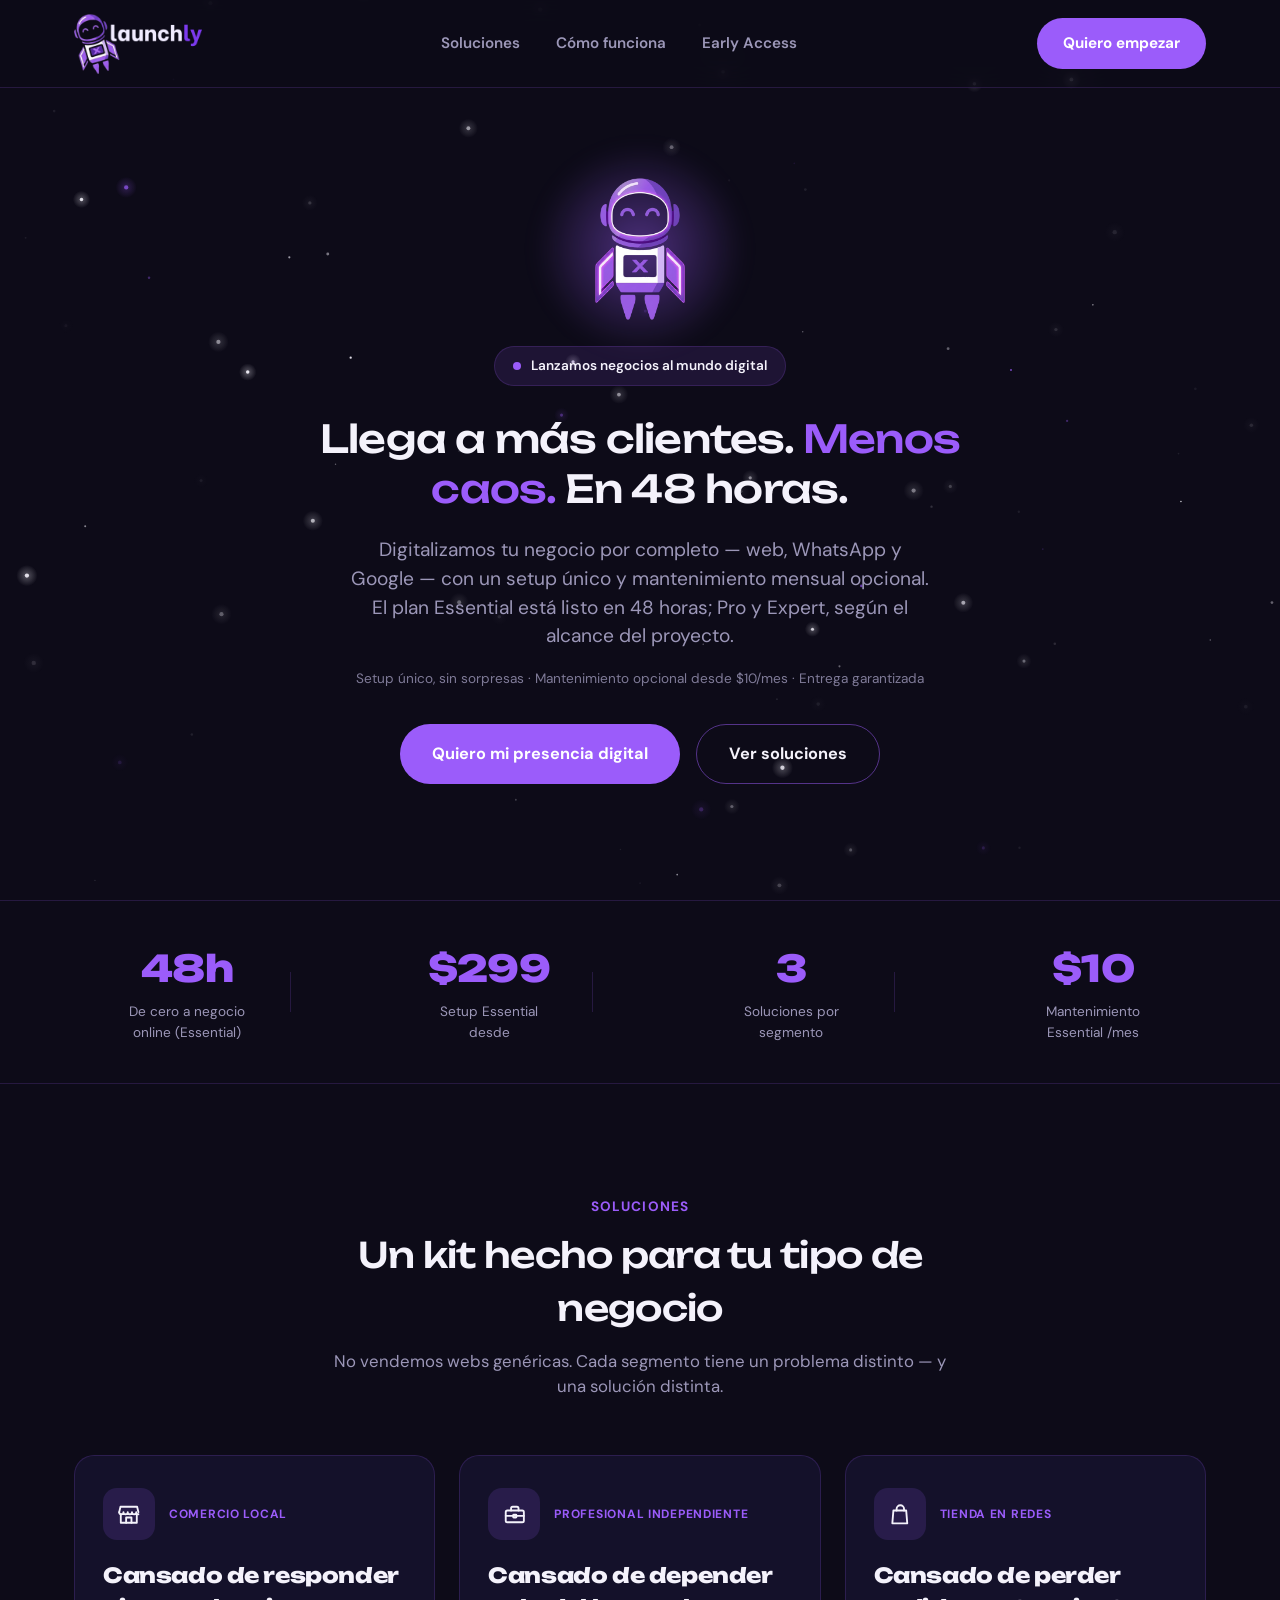
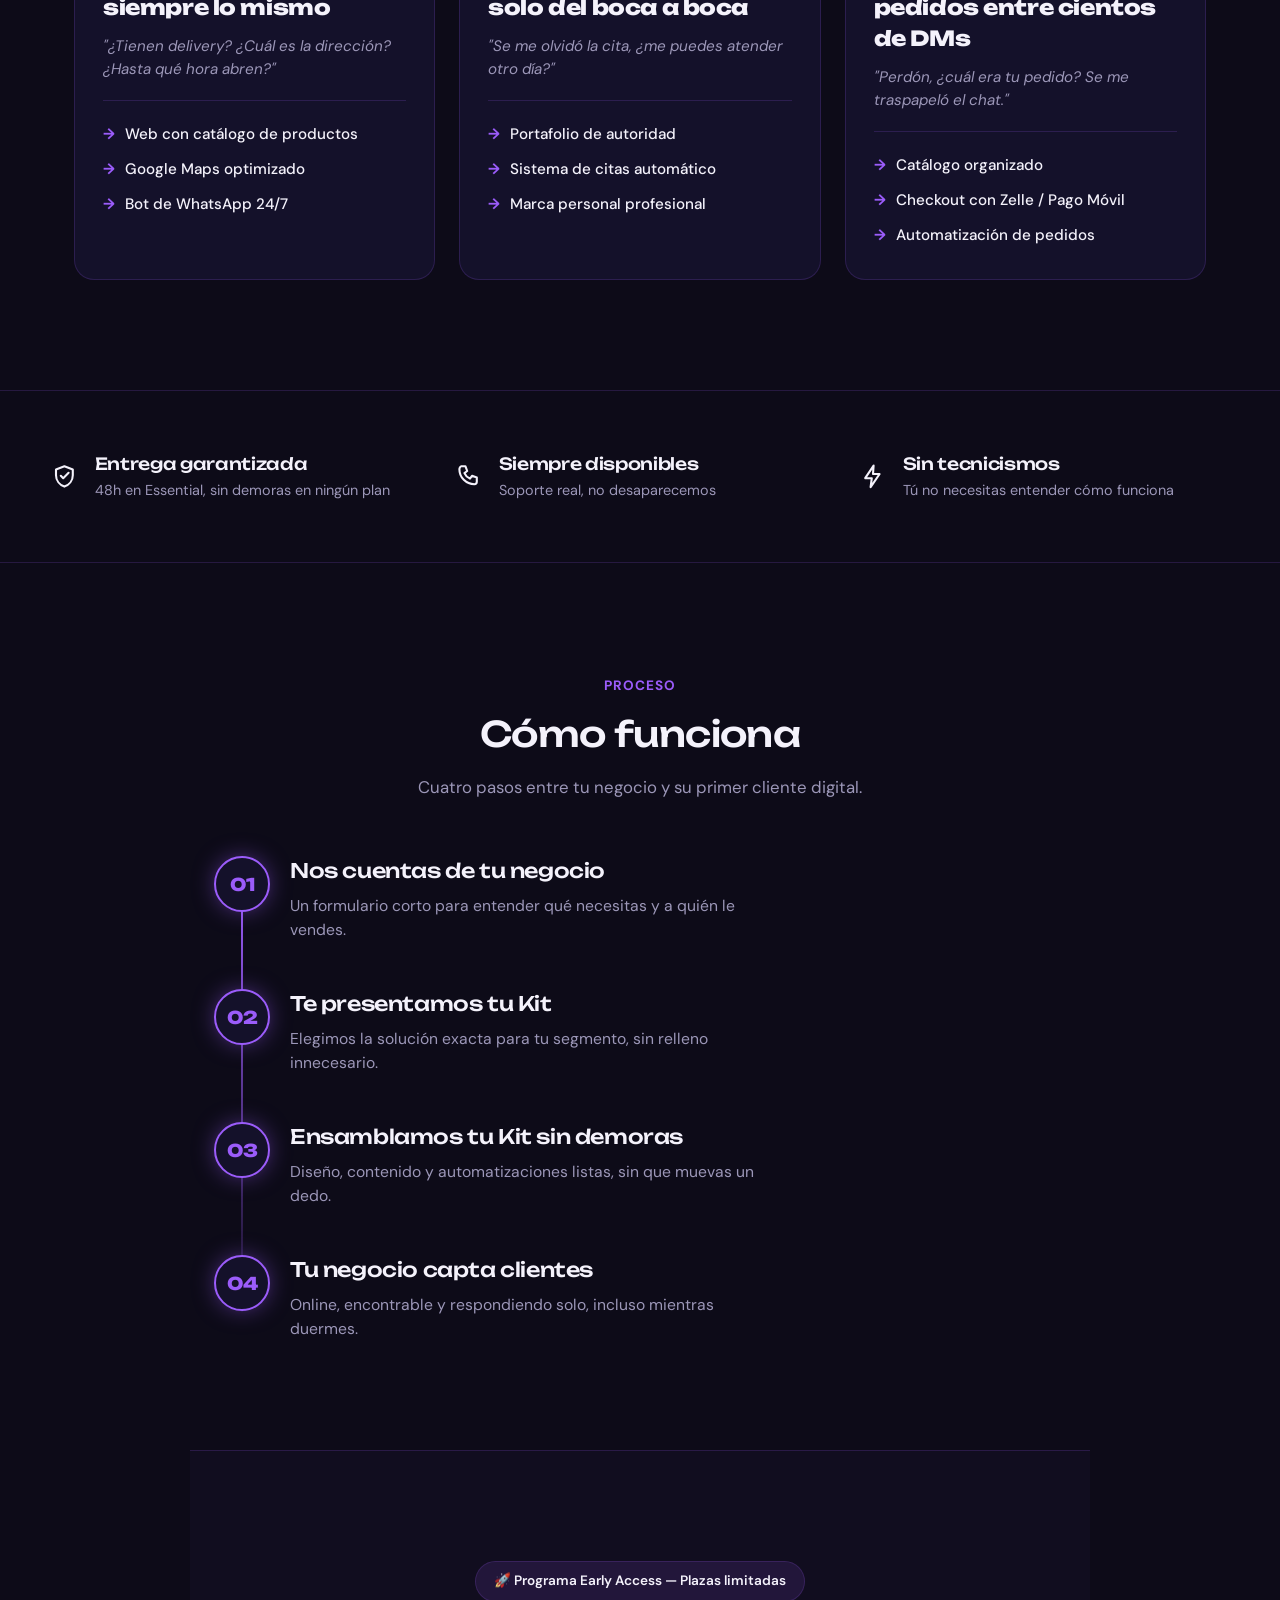
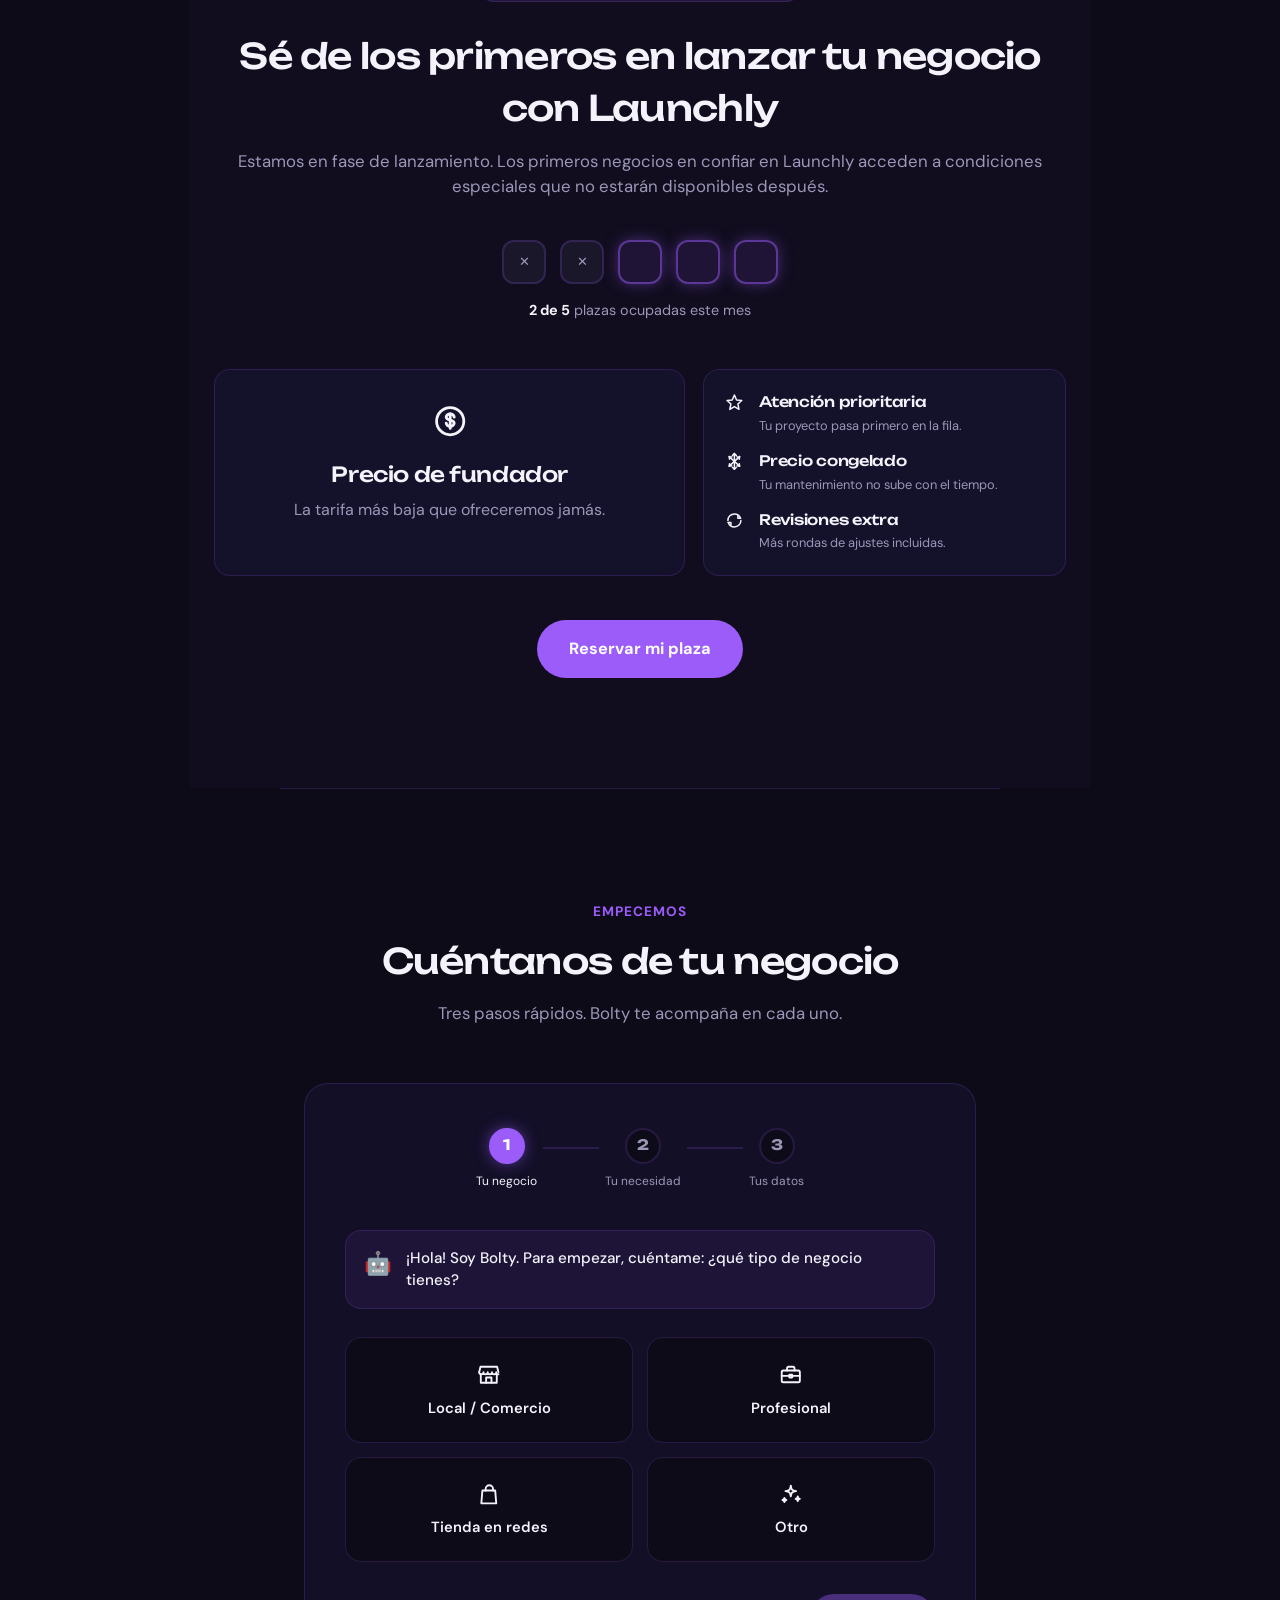
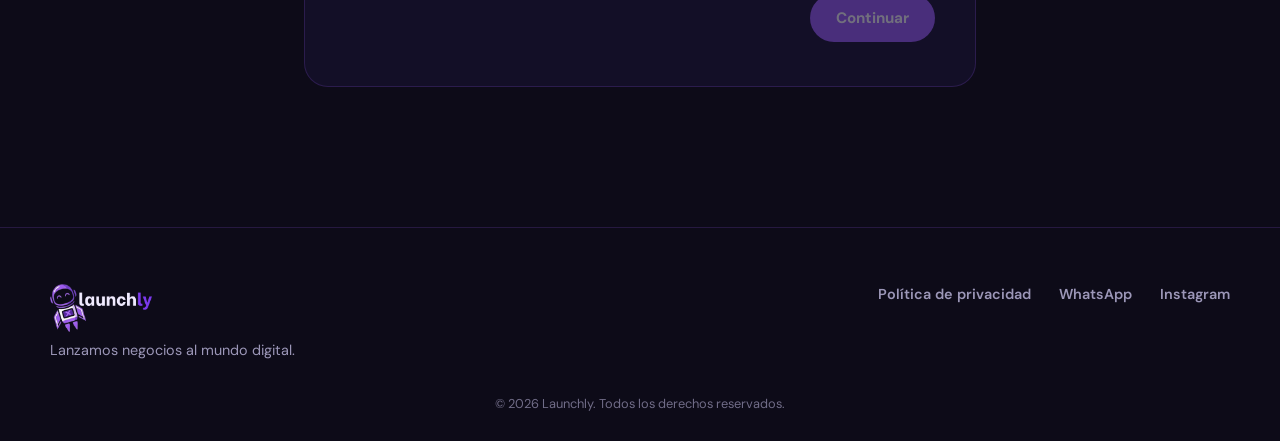
<file: index.html>
<!DOCTYPE html>
<html lang="es">
<head>
<meta charset="UTF-8">
<meta name="viewport" content="width=device-width, initial-scale=1.0">
<title>Launchly — Lanzamos negocios al mundo digital</title>
<meta name="description" content="Launchly digitaliza tu negocio en Venezuela: web, WhatsApp automatizado y Google. Setup único desde $299 (Essential, listo en 48h) + mantenimiento opcional.">

<meta property="og:type" content="website">
<meta property="og:locale" content="es_VE">
<meta property="og:title" content="Launchly — Lanzamos negocios al mundo digital">
<meta property="og:description" content="Launchly digitaliza tu negocio en Venezuela: web, WhatsApp automatizado y Google. Setup único desde $299 (Essential, listo en 48h) + mantenimiento opcional.">
<meta property="og:image" content="https://launchly-ve.jonathanlopez1088.workers.dev/assets/ogbolty-image.jpg" />
<meta property="og:image:width" content="1200" />
<meta property="og:image:height" content="630" />
<meta name="twitter:card" content="summary_large_image" />
<meta name="twitter:image" content="https://launchly-ve.jonathanlopez1088.workers.dev/assets/ogbolty-image.jpg" />

<script type="application/ld+json">
{
  "@context": "https://schema.org",
  "@type": "ProfessionalService",
  "name": "Launchly",
  "description": "Launchly digitaliza tu negocio en Venezuela: web, WhatsApp automatizado y Google. Setup único desde $299 (Essential, listo en 48h) + mantenimiento opcional.",
  "url": "https://launchly-ve.jonathanlopez1088.workers.dev/"
}
</script>

<link rel="icon" href="assets/bolty/bolty_favicon.ico" sizes="32x32">
<link rel="icon" type="image/png" sizes="32x32" href="assets/bolty/bolty_favicon_32.png">
<link rel="icon" type="image/png" sizes="16x16" href="assets/bolty/bolty_favicon_16.png">
<link rel="apple-touch-icon" href="assets/bolty/bolty_180.png">

<link rel="preconnect" href="https://fonts.googleapis.com">
<link rel="preconnect" href="https://fonts.gstatic.com" crossorigin>
<link href="https://fonts.googleapis.com/css2?family=Unbounded:wght@500;600;700&family=DM+Sans:wght@400;500;600;700&display=swap" rel="stylesheet">

<link rel="stylesheet" href="styles.css">
</head>
<body>

<canvas id="stars-canvas"></canvas>

<!-- ============ NAV ============ -->
<header class="navbar" id="navbar">
  <div class="nav-inner">
    <a href="#top" class="logo">
      <img src="assets/launchlynobg-trimmed.png" alt="Logo de Launchly" class="logo-img nav-logo-img" width="656" height="308">
    </a>

    <nav class="nav-links" id="navLinks">
      <a href="#soluciones">Soluciones</a>
      <a href="#como-funciona">Cómo funciona</a>
      <a href="#early-access">Early Access</a>
    </nav>

    <a href="#contacto" class="btn btn-primary btn-nav-cta">Quiero empezar</a>

    <button class="nav-toggle" id="navToggle" aria-label="Abrir menú" aria-expanded="false">
      <span></span><span></span><span></span>
    </button>
  </div>
</header>

<main id="top">

  <!-- ============ HERO ============ -->
  <section class="hero">
    <div class="hero-inner">

      <div class="bolty-wrap" aria-hidden="true">
        <div class="bolty-halo"></div>
        <div class="bolty-parallax" id="boltyParallax">
          <img src="assets/bolty/bolty_512.png" alt="Bolty, la mascota robot astronauta de Launchly" class="bolty-img" id="boltyImg" width="512" height="512" onerror="this.style.display='none'; document.getElementById('boltyFallback').style.display='flex';">
          <div class="bolty-fallback" id="boltyFallback">🚀🤖</div>
        </div>
      </div>

      <div class="badge">
        <span class="badge-dot"></span>
        Lanzamos negocios al mundo digital
      </div>

      <h1 class="hero-title">
        Llega a más clientes. <span class="text-accent">Menos caos.</span> En 48 horas.
      </h1>

      <p class="hero-subtitle">
        Digitalizamos tu negocio por completo — web, WhatsApp y Google — con un setup único
        y mantenimiento mensual opcional. El plan Essential está listo en 48 horas; Pro y
        Expert, según el alcance del proyecto.
      </p>

      <p class="hero-trust">Setup único, sin sorpresas · Mantenimiento opcional desde $10/mes · Entrega garantizada</p>

      <div class="hero-actions">
        <a href="#contacto" class="btn btn-primary btn-lg">Quiero mi presencia digital</a>
        <a href="#soluciones" class="btn btn-ghost btn-lg">Ver soluciones</a>
      </div>

    </div>
  </section>

  <!-- ============ TRUST BAR ============ -->
  <section class="trust-bar">
    <div class="trust-inner">
      <div class="trust-item">
        <span class="trust-number">48h</span>
        <span class="trust-label">De cero a negocio online (Essential)</span>
      </div>
      <div class="trust-item">
        <span class="trust-number">$299</span>
        <span class="trust-label">Setup Essential desde</span>
      </div>
      <div class="trust-item">
        <span class="trust-number">3</span>
        <span class="trust-label">Soluciones por segmento</span>
      </div>
      <div class="trust-item">
        <span class="trust-number">$10</span>
        <span class="trust-label">Mantenimiento Essential /mes</span>
      </div>
    </div>
  </section>

  <!-- ============ SOLUCIONES ============ -->
  <section class="soluciones" id="soluciones">
    <div class="section-head">
      <span class="eyebrow">Soluciones</span>
      <h2 class="section-title">Un kit hecho para tu tipo de negocio</h2>
      <p class="section-subtitle">No vendemos webs genéricas. Cada segmento tiene un problema distinto — y una solución distinta.</p>
    </div>

    <div class="cards-grid">

      <article class="card">
        <div class="card-head">
          <div class="card-icon"><svg xmlns="http://www.w3.org/2000/svg" viewBox="0 0 24 24" fill="none" stroke="currentColor" stroke-width="1.75" stroke-linecap="round" stroke-linejoin="round"><path d="M3 9.5L4.2 4.5H19.8L21 9.5"/><path d="M3 9.5C3 10.6 3.9 11.5 5 11.5C6.1 11.5 7 10.6 7 9.5C7 10.6 7.9 11.5 9 11.5C10.1 11.5 11 10.6 11 9.5C11 10.6 11.9 11.5 13 11.5C14.1 11.5 15 10.6 15 9.5C15 10.6 15.9 11.5 17 11.5C18.1 11.5 19 10.6 19 9.5C19 10.6 19.9 11.5 21 11.5"/><path d="M4.5 11.5V19.5H19.5V11.5"/><path d="M9.5 19.5V14.5H14.5V19.5"/></svg></div>
          <span class="card-tag">Comercio Local</span>
        </div>
        <h3 class="card-title">Cansado de responder siempre lo mismo</h3>
        <p class="card-pain">"¿Tienen delivery? ¿Cuál es la dirección? ¿Hasta qué hora abren?"</p>
        <ul class="card-list">
          <li><span class="arrow">→</span> Web con catálogo de productos</li>
          <li><span class="arrow">→</span> Google Maps optimizado</li>
          <li><span class="arrow">→</span> Bot de WhatsApp 24/7</li>
        </ul>
      </article>

      <article class="card">
        <div class="card-head">
          <div class="card-icon"><svg xmlns="http://www.w3.org/2000/svg" viewBox="0 0 24 24" fill="none" stroke="currentColor" stroke-width="1.75" stroke-linecap="round" stroke-linejoin="round"><rect x="3.5" y="8" width="17" height="11" rx="1.5"/><path d="M8.5 8V6C8.5 5.17 9.17 4.5 10 4.5H14C14.83 4.5 15.5 5.17 15.5 6V8"/><path d="M3.5 13H20.5"/><rect x="10.5" y="12" width="3" height="2.5" rx="0.5"/></svg></div>
          <span class="card-tag">Profesional Independiente</span>
        </div>
        <h3 class="card-title">Cansado de depender solo del boca a boca</h3>
        <p class="card-pain">"Se me olvidó la cita, ¿me puedes atender otro día?"</p>
        <ul class="card-list">
          <li><span class="arrow">→</span> Portafolio de autoridad</li>
          <li><span class="arrow">→</span> Sistema de citas automático</li>
          <li><span class="arrow">→</span> Marca personal profesional</li>
        </ul>
      </article>

      <article class="card">
        <div class="card-head">
          <div class="card-icon"><svg xmlns="http://www.w3.org/2000/svg" viewBox="0 0 24 24" fill="none" stroke="currentColor" stroke-width="1.75" stroke-linecap="round" stroke-linejoin="round"><path d="M6 8H18L19 20H5L6 8Z"/><path d="M9 8V6.5C9 4.57 10.57 3 12.5 3C14.43 3 16 4.57 16 6.5V8"/></svg></div>
          <span class="card-tag">Tienda en Redes</span>
        </div>
        <h3 class="card-title">Cansado de perder pedidos entre cientos de DMs</h3>
        <p class="card-pain">"Perdón, ¿cuál era tu pedido? Se me traspapeló el chat."</p>
        <ul class="card-list">
          <li><span class="arrow">→</span> Catálogo organizado</li>
          <li><span class="arrow">→</span> Checkout con Zelle / Pago Móvil</li>
          <li><span class="arrow">→</span> Automatización de pedidos</li>
        </ul>
      </article>

    </div>
  </section>

  <!-- ============ GARANTÍAS ============ -->
  <section class="garantias">
    <div class="garantias-inner">
      <div class="garantia-item">
        <span class="garantia-icon"><svg xmlns="http://www.w3.org/2000/svg" viewBox="0 0 24 24" fill="none" stroke="currentColor" stroke-width="1.75" stroke-linecap="round" stroke-linejoin="round"><path d="M12 3.5L19 6.2V11C19 15.3 16.1 19 12 20.5C7.9 19 5 15.3 5 11V6.2L12 3.5Z"/><path d="M9 11.5L11 13.5L15.5 9"/></svg></span>
        <div>
          <h4>Entrega garantizada</h4>
          <p>48h en Essential, sin demoras en ningún plan</p>
        </div>
      </div>
      <div class="garantia-item">
        <span class="garantia-icon"><svg xmlns="http://www.w3.org/2000/svg" viewBox="0 0 24 24" fill="none" stroke="currentColor" stroke-width="1.75" stroke-linecap="round" stroke-linejoin="round"><path d="M6 3.5H9.5L11 7.5L8.7 9.2C9.6 11.3 11.2 12.9 13.3 13.8L15 11.5L19 13V16.5C19 17.6 18.1 18.5 17 18.5C10.1 18.5 4.5 12.9 4.5 6C4.5 4.9 5.4 3.5 6 3.5Z"/></svg></span>
        <div>
          <h4>Siempre disponibles</h4>
          <p>Soporte real, no desaparecemos</p>
        </div>
      </div>
      <div class="garantia-item">
        <span class="garantia-icon"><svg xmlns="http://www.w3.org/2000/svg" viewBox="0 0 24 24" fill="none" stroke="currentColor" stroke-width="1.75" stroke-linecap="round" stroke-linejoin="round"><path d="M13 3L6 13.5H11.5L10.5 21L18 10H12.5L13 3Z"/></svg></span>
        <div>
          <h4>Sin tecnicismos</h4>
          <p>Tú no necesitas entender cómo funciona</p>
        </div>
      </div>
    </div>
  </section>

  <!-- ============ CÓMO FUNCIONA ============ -->
  <section class="como-funciona" id="como-funciona">
    <div class="section-head">
      <span class="eyebrow">Proceso</span>
      <h2 class="section-title">Cómo funciona</h2>
      <p class="section-subtitle">Cuatro pasos entre tu negocio y su primer cliente digital.</p>
    </div>

    <div class="steps">
      <div class="step">
        <div class="step-number">01</div>
        <h3 class="step-title">Nos cuentas de tu negocio</h3>
        <p class="step-desc">Un formulario corto para entender qué necesitas y a quién le vendes.</p>
      </div>
      <div class="step">
        <div class="step-number">02</div>
        <h3 class="step-title">Te presentamos tu Kit</h3>
        <p class="step-desc">Elegimos la solución exacta para tu segmento, sin relleno innecesario.</p>
      </div>
      <div class="step">
        <div class="step-number">03</div>
        <h3 class="step-title">Ensamblamos tu Kit sin demoras</h3>
        <p class="step-desc">Diseño, contenido y automatizaciones listas, sin que muevas un dedo.</p>
      </div>
      <div class="step">
        <div class="step-number">04</div>
        <h3 class="step-title">Tu negocio capta clientes</h3>
        <p class="step-desc">Online, encontrable y respondiendo solo, incluso mientras duermes.</p>
      </div>
    </div>
  </section>

  <!-- ============ EARLY ACCESS ============ -->
  <section class="early-access" id="early-access">
    <div class="badge badge-alt">
      🚀 Programa Early Access — Plazas limitadas
    </div>

    <h2 class="section-title early-title">Sé de los primeros en lanzar tu negocio con Launchly</h2>
    <p class="section-subtitle">Estamos en fase de lanzamiento. Los primeros negocios en confiar en Launchly acceden a condiciones especiales que no estarán disponibles después.</p>

    <div class="slots">
      <div class="slot slot-taken" title="Ocupado"></div>
      <div class="slot slot-taken" title="Ocupado"></div>
      <div class="slot slot-free" title="Disponible"></div>
      <div class="slot slot-free" title="Disponible"></div>
      <div class="slot slot-free" title="Disponible"></div>
    </div>
    <p class="slots-label"><strong>2 de 5</strong> plazas ocupadas este mes</p>

    <div class="benefits-grid">
      <div class="benefit-card benefit-featured">
        <span class="benefit-icon"><svg xmlns="http://www.w3.org/2000/svg" viewBox="0 0 24 24" fill="none" stroke="currentColor" stroke-width="1.75" stroke-linecap="round" stroke-linejoin="round"><circle cx="12" cy="12" r="8.5"/><path d="M12 7.5V16.5"/><path d="M14.5 9.5C14.5 8.4 13.4 7.5 12 7.5C10.6 7.5 9.5 8.4 9.5 9.4C9.5 10.4 10.3 10.9 12 11.3C13.7 11.7 14.5 12.2 14.5 13.2C14.5 14.3 13.4 15.2 12 15.2C10.6 15.2 9.5 14.3 9.5 13.2"/></svg></span>
        <h4>Precio de fundador</h4>
        <p>La tarifa más baja que ofreceremos jamás.</p>
      </div>
      <div class="benefits-compact">
        <div class="benefit-item">
          <span class="benefit-icon"><svg xmlns="http://www.w3.org/2000/svg" viewBox="0 0 24 24" fill="none" stroke="currentColor" stroke-width="1.75" stroke-linecap="round" stroke-linejoin="round"><path d="M12 3.5L14.5 9.2L20.5 9.8L16 13.8L17.3 20L12 16.8L6.7 20L8 13.8L3.5 9.8L9.5 9.2L12 3.5Z"/></svg></span>
          <div class="benefit-text">
            <h4>Atención prioritaria</h4>
            <p>Tu proyecto pasa primero en la fila.</p>
          </div>
        </div>
        <div class="benefit-item">
          <span class="benefit-icon"><svg xmlns="http://www.w3.org/2000/svg" viewBox="0 0 24 24" fill="none" stroke="currentColor" stroke-width="1.75" stroke-linecap="round" stroke-linejoin="round"><path d="M12 3V21"/><path d="M6 6.5L18 17.5"/><path d="M18 6.5L6 17.5"/><path d="M12 3L9.7 5.3M12 3L14.3 5.3"/><path d="M12 21L9.7 18.7M12 21L14.3 18.7"/><path d="M6 6.5L8.9 6.9M6 6.5L6.4 9.4"/><path d="M18 17.5L15.1 17.1M18 17.5L17.6 14.6"/><path d="M18 6.5L15.1 6.9M18 6.5L17.6 9.4"/><path d="M6 17.5L8.9 17.1M6 17.5L6.4 14.6"/></svg></span>
          <div class="benefit-text">
            <h4>Precio congelado</h4>
            <p>Tu mantenimiento no sube con el tiempo.</p>
          </div>
        </div>
        <div class="benefit-item">
          <span class="benefit-icon"><svg xmlns="http://www.w3.org/2000/svg" viewBox="0 0 24 24" fill="none" stroke="currentColor" stroke-width="1.75" stroke-linecap="round" stroke-linejoin="round"><path d="M19.5 12C19.5 16.14 16.14 19.5 12 19.5C8.7 19.5 5.9 17.36 4.9 14.4"/><path d="M4.5 12C4.5 7.86 7.86 4.5 12 4.5C15.3 4.5 18.1 6.64 19.1 9.6"/><path d="M4.9 14.4H8V17.5"/><path d="M19.1 9.6H16V6.5"/></svg></span>
          <div class="benefit-text">
            <h4>Revisiones extra</h4>
            <p>Más rondas de ajustes incluidas.</p>
          </div>
        </div>
      </div>
    </div>

    <a href="#contacto" class="btn btn-primary btn-lg">Reservar mi plaza</a>
  </section>

  <!-- ============ FORMULARIO / CONTACTO ============ -->
  <section class="contacto" id="contacto">
    <div class="section-head">
      <span class="eyebrow">Empecemos</span>
      <h2 class="section-title">Cuéntanos de tu negocio</h2>
      <p class="section-subtitle">Tres pasos rápidos. Bolty te acompaña en cada uno.</p>
    </div>

    <div class="form-card">

      <!-- Progreso -->
      <div class="progress" id="progress">
        <div class="progress-step active" data-step="1">
          <span class="progress-circle">1</span>
          <span class="progress-label">Tu negocio</span>
        </div>
        <div class="progress-line"></div>
        <div class="progress-step" data-step="2">
          <span class="progress-circle">2</span>
          <span class="progress-label">Tu necesidad</span>
        </div>
        <div class="progress-line"></div>
        <div class="progress-step" data-step="3">
          <span class="progress-circle">3</span>
          <span class="progress-label">Tus datos</span>
        </div>
      </div>

      <form id="multiForm" novalidate>

        <!-- PASO 1 -->
        <div class="form-step active" data-step="1">
          <div class="bolty-tip">
            <span class="bolty-tip-icon">🤖</span>
            <p>¡Hola! Soy Bolty. Para empezar, cuéntame: ¿qué tipo de negocio tienes?</p>
          </div>

          <div class="option-grid" data-group="tipoNegocio">
            <button type="button" class="option-card" data-value="Local o Comercio">
              <span class="option-icon"><svg xmlns="http://www.w3.org/2000/svg" viewBox="0 0 24 24" fill="none" stroke="currentColor" stroke-width="1.75" stroke-linecap="round" stroke-linejoin="round"><path d="M3 9.5L4.2 4.5H19.8L21 9.5"/><path d="M3 9.5C3 10.6 3.9 11.5 5 11.5C6.1 11.5 7 10.6 7 9.5C7 10.6 7.9 11.5 9 11.5C10.1 11.5 11 10.6 11 9.5C11 10.6 11.9 11.5 13 11.5C14.1 11.5 15 10.6 15 9.5C15 10.6 15.9 11.5 17 11.5C18.1 11.5 19 10.6 19 9.5C19 10.6 19.9 11.5 21 11.5"/><path d="M4.5 11.5V19.5H19.5V11.5"/><path d="M9.5 19.5V14.5H14.5V19.5"/></svg></span>
              <span>Local / Comercio</span>
            </button>
            <button type="button" class="option-card" data-value="Profesional Independiente">
              <span class="option-icon"><svg xmlns="http://www.w3.org/2000/svg" viewBox="0 0 24 24" fill="none" stroke="currentColor" stroke-width="1.75" stroke-linecap="round" stroke-linejoin="round"><rect x="3.5" y="8" width="17" height="11" rx="1.5"/><path d="M8.5 8V6C8.5 5.17 9.17 4.5 10 4.5H14C14.83 4.5 15.5 5.17 15.5 6V8"/><path d="M3.5 13H20.5"/><rect x="10.5" y="12" width="3" height="2.5" rx="0.5"/></svg></span>
              <span>Profesional</span>
            </button>
            <button type="button" class="option-card" data-value="Tienda en Redes">
              <span class="option-icon"><svg xmlns="http://www.w3.org/2000/svg" viewBox="0 0 24 24" fill="none" stroke="currentColor" stroke-width="1.75" stroke-linecap="round" stroke-linejoin="round"><path d="M6 8H18L19 20H5L6 8Z"/><path d="M9 8V6.5C9 4.57 10.57 3 12.5 3C14.43 3 16 4.57 16 6.5V8"/></svg></span>
              <span>Tienda en redes</span>
            </button>
            <button type="button" class="option-card" data-value="Otro">
              <span class="option-icon"><svg xmlns="http://www.w3.org/2000/svg" viewBox="0 0 24 24" fill="none" stroke="currentColor" stroke-width="1.75" stroke-linecap="round" stroke-linejoin="round"><path d="M12 3.5C12.4 6.8 13 8.2 17 8.5C13 8.8 12.4 10.2 12 13.5C11.6 10.2 11 8.8 7 8.5C11 8.2 11.6 6.8 12 3.5Z"/><path d="M18.5 13.5C18.7 15 19 15.6 20.5 15.8C19 16 18.7 16.6 18.5 18C18.3 16.6 18 16 16.5 15.8C18 15.6 18.3 15 18.5 13.5Z"/><path d="M6 15C6.2 16.2 6.5 16.7 7.8 16.9C6.5 17.1 6.2 17.6 6 18.8C5.8 17.6 5.5 17.1 4.2 16.9C5.5 16.7 5.8 16.2 6 15Z"/></svg></span>
              <span>Otro</span>
            </button>
          </div>

          <div class="form-nav">
            <span></span>
            <button type="button" class="btn btn-primary btn-next" data-next="2" disabled>Continuar</button>
          </div>
        </div>

        <!-- PASO 2 -->
        <div class="form-step" data-step="2">
          <div class="bolty-tip">
            <span class="bolty-tip-icon">🤖</span>
            <p>Perfecto. Dime, ¿qué es lo que más necesitas ahora mismo?</p>
          </div>

          <div class="option-grid" data-group="necesidad">
            <button type="button" class="option-card" data-value="Página web">
              <span class="option-icon"><svg xmlns="http://www.w3.org/2000/svg" viewBox="0 0 24 24" fill="none" stroke="currentColor" stroke-width="1.75" stroke-linecap="round" stroke-linejoin="round"><circle cx="12" cy="12" r="8.5"/><path d="M3.5 12H20.5"/><path d="M12 3.5C14.2 5.9 15.4 8.9 15.4 12C15.4 15.1 14.2 18.1 12 20.5C9.8 18.1 8.6 15.1 8.6 12C8.6 8.9 9.8 5.9 12 3.5Z"/></svg></span>
              <span>Página web</span>
            </button>
            <button type="button" class="option-card" data-value="Aparecer en Google">
              <span class="option-icon"><svg xmlns="http://www.w3.org/2000/svg" viewBox="0 0 24 24" fill="none" stroke="currentColor" stroke-width="1.75" stroke-linecap="round" stroke-linejoin="round"><circle cx="10.5" cy="10.5" r="6.5"/><path d="M15.3 15.3L20 20"/></svg></span>
              <span>Aparecer en Google</span>
            </button>
            <button type="button" class="option-card" data-value="WhatsApp automatizado">
              <span class="option-icon"><svg xmlns="http://www.w3.org/2000/svg" viewBox="0 0 24 24" fill="none" stroke="currentColor" stroke-width="1.75" stroke-linecap="round" stroke-linejoin="round"><path d="M4 5.5H20V16H12.5L8 19.5V16H4V5.5Z"/><path d="M8 9.5H16"/><path d="M8 12.5H13.5"/></svg></span>
              <span>WhatsApp automatizado</span>
            </button>
            <button type="button" class="option-card" data-value="Todo">
              <span class="option-icon"><svg xmlns="http://www.w3.org/2000/svg" viewBox="0 0 24 24" fill="none" stroke="currentColor" stroke-width="1.75" stroke-linecap="round" stroke-linejoin="round"><path d="M12 2.5C14.5 4.5 16 8 16 11.5C16 14.5 14.8 17 12 19C9.2 17 8 14.5 8 11.5C8 8 9.5 4.5 12 2.5Z"/><circle cx="12" cy="10.5" r="1.7"/><path d="M8 14.5L5 17.5V21L8.5 19.5"/><path d="M16 14.5L19 17.5V21L15.5 19.5"/><path d="M10 19L9 22H15L14 19"/></svg></span>
              <span>Todo</span>
            </button>
          </div>

          <div class="form-nav">
            <button type="button" class="btn btn-ghost btn-prev" data-prev="1">Atrás</button>
            <button type="button" class="btn btn-primary btn-next" data-next="3" disabled>Continuar</button>
          </div>
        </div>

        <!-- PASO 3 -->
        <div class="form-step" data-step="3">
          <div class="bolty-tip">
            <span class="bolty-tip-icon">🤖</span>
            <p>Ya casi terminamos. Déjame tus datos para contactarte por WhatsApp.</p>
          </div>

          <div class="field">
            <label for="nombre">Nombre</label>
            <input type="text" id="nombre" name="nombre" placeholder="Tu nombre" required>
          </div>
          <div class="field">
            <label for="negocio">Nombre del negocio</label>
            <input type="text" id="negocio" name="negocio" placeholder="Nombre de tu negocio" required>
          </div>
          <div class="field">
            <label for="whatsapp">WhatsApp</label>
            <input type="tel" id="whatsapp" name="whatsapp" placeholder="+58 412 000 0000" required>
          </div>
          <div class="field">
            <label for="mensaje">Mensaje (opcional)</label>
            <textarea id="mensaje" name="mensaje" rows="3" placeholder="Cuéntanos algo más sobre tu negocio..."></textarea>
          </div>

          <input type="text" id="sitioWeb" name="sitio_web" class="visually-hidden-field" autocomplete="off" tabindex="-1" aria-hidden="true">

          <p class="form-error" id="formError" hidden>Hubo un problema, intenta de nuevo o escríbenos por WhatsApp directamente.</p>

          <div class="form-nav">
            <button type="button" class="btn btn-ghost btn-prev" data-prev="2">Atrás</button>
            <button type="submit" class="btn btn-primary">Enviar solicitud</button>
          </div>
        </div>

      </form>

      <!-- ÉXITO -->
      <div class="form-success" id="formSuccess">
        <div class="success-bolty">🤖<svg xmlns="http://www.w3.org/2000/svg" viewBox="0 0 24 24" fill="none" stroke="currentColor" stroke-width="1.75" stroke-linecap="round" stroke-linejoin="round"><path d="M12 3.5C12.4 6.8 13 8.2 17 8.5C13 8.8 12.4 10.2 12 13.5C11.6 10.2 11 8.8 7 8.5C11 8.2 11.6 6.8 12 3.5Z"/><path d="M18.5 13.5C18.7 15 19 15.6 20.5 15.8C19 16 18.7 16.6 18.5 18C18.3 16.6 18 16 16.5 15.8C18 15.6 18.3 15 18.5 13.5Z"/><path d="M6 15C6.2 16.2 6.5 16.7 7.8 16.9C6.5 17.1 6.2 17.6 6 18.8C5.8 17.6 5.5 17.1 4.2 16.9C5.5 16.7 5.8 16.2 6 15Z"/></svg></div>
        <h3 id="successTitle">¡Listo, <span id="successName">amigo</span>!</h3>
        <p>Recibimos tu solicitud. Te escribiremos muy pronto por WhatsApp para lanzar tu negocio al mundo digital.</p>
      </div>

    </div>
  </section>

</main>

<!-- ============ FOOTER ============ -->
<footer class="footer">
  <div class="footer-inner">
    <div class="footer-brand">
      <span class="logo">
        <img src="assets/launchlynobg-trimmed.png" alt="Logo de Launchly" class="logo-img footer-logo-img" width="656" height="308" loading="lazy">
      </span>
      <p>Lanzamos negocios al mundo digital.</p>
    </div>
    <div class="footer-links">
      <a href="privacidad.html">Política de privacidad</a>
      <a href="https://wa.me/+34624572885?text=Hola%2C%20quiero%20saber%20como%20lanzar%20mi%20negocio%20al%20mundo%20digital%20%F0%9F%9A%80%20" target="_blank" rel="noopener">WhatsApp</a>
      <a href="https://instagram.com/Launchly.ve" target="_blank" rel="noopener">Instagram</a>
    </div>
  </div>
  <p class="footer-copy">© 2026 Launchly. Todos los derechos reservados.</p>
</footer>

<a href="#contacto" class="bolty-widget" id="boltyWidget" aria-label="Hablemos por WhatsApp — ir al formulario de contacto">
  <span class="bolty-widget-bubble">¡Hablemos! 🚀</span>
  <img src="assets/bolty/bolty_120_chatwidget.png" alt="Bolty" class="bolty-widget-img" width="120" height="120" loading="lazy">
</a>

<script src="script.js" defer></script>
</body>
</html>
</file>
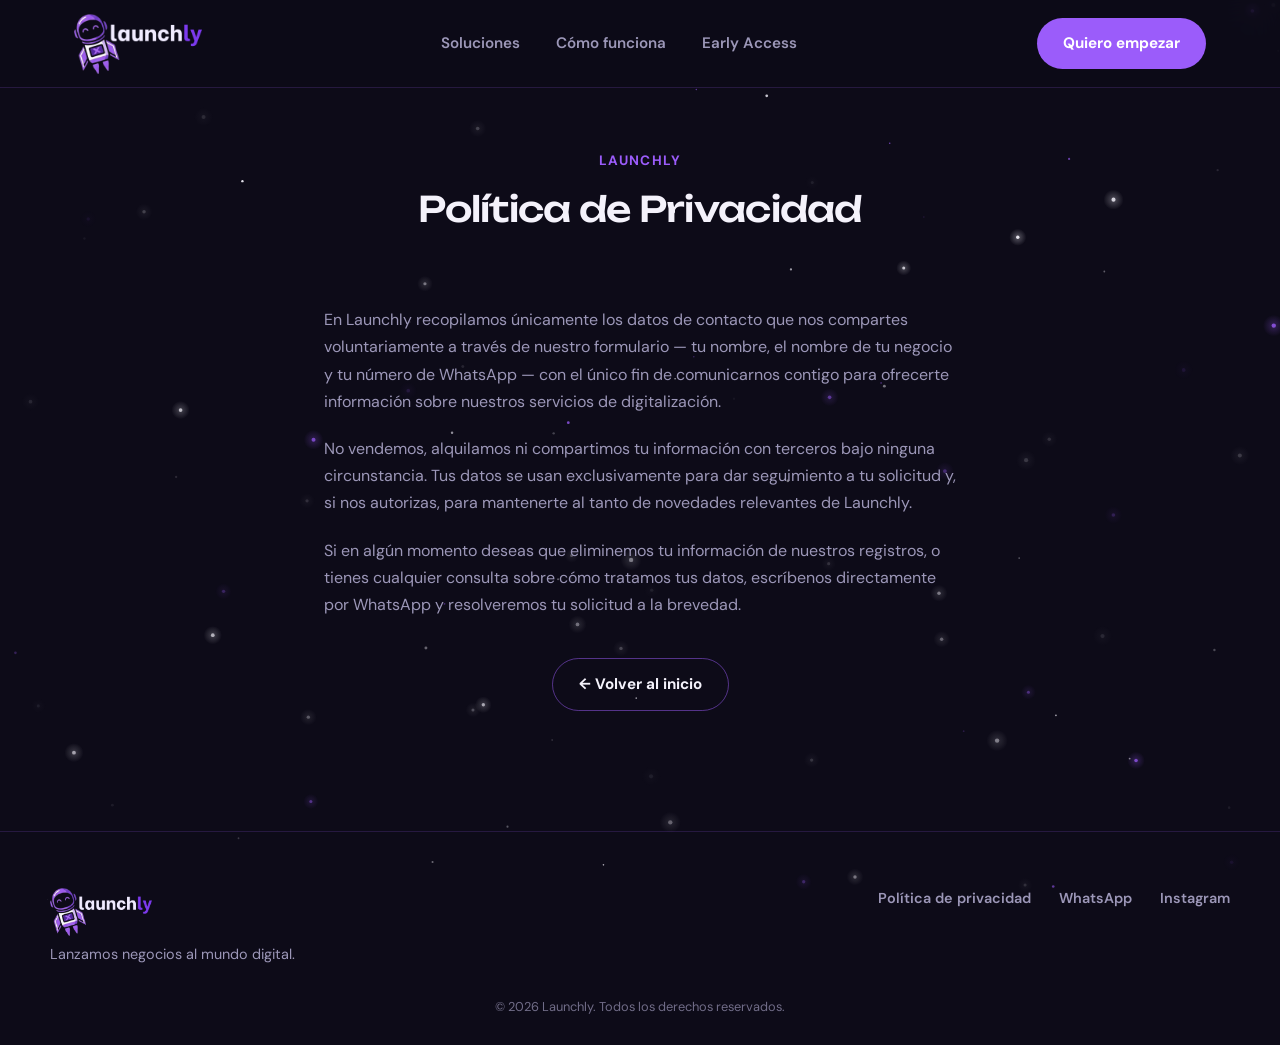
<file: privacidad.html>
<!DOCTYPE html>
<html lang="es">
<head>
<meta charset="UTF-8">
<meta name="viewport" content="width=device-width, initial-scale=1.0">
<title>Política de Privacidad — Launchly</title>
<meta name="description" content="Política de privacidad de Launchly: cómo usamos los datos de contacto que nos compartes y a quién escribir si tienes dudas.">
<meta name="robots" content="noindex">

<link rel="icon" href="assets/bolty/bolty_favicon.ico" sizes="32x32">
<link rel="icon" type="image/png" sizes="32x32" href="assets/bolty/bolty_favicon_32.png">
<link rel="icon" type="image/png" sizes="16x16" href="assets/bolty/bolty_favicon_16.png">
<link rel="apple-touch-icon" href="assets/bolty/bolty_180.png">

<link rel="preconnect" href="https://fonts.googleapis.com">
<link rel="preconnect" href="https://fonts.gstatic.com" crossorigin>
<link href="https://fonts.googleapis.com/css2?family=Unbounded:wght@500;600;700&family=DM+Sans:wght@400;500;600;700&display=swap" rel="stylesheet">

<link rel="stylesheet" href="styles.css">
</head>
<body>

<canvas id="stars-canvas"></canvas>

<!-- ============ NAV ============ -->
<header class="navbar" id="navbar">
  <div class="nav-inner">
    <a href="index.html" class="logo">
      <img src="assets/launchlynobg-trimmed.png" alt="Logo de Launchly" class="logo-img nav-logo-img" width="656" height="308">
    </a>

    <nav class="nav-links" id="navLinks">
      <a href="index.html#soluciones">Soluciones</a>
      <a href="index.html#como-funciona">Cómo funciona</a>
      <a href="index.html#early-access">Early Access</a>
    </nav>

    <a href="index.html#contacto" class="btn btn-primary btn-nav-cta">Quiero empezar</a>

    <button class="nav-toggle" id="navToggle" aria-label="Abrir menú" aria-expanded="false">
      <span></span><span></span><span></span>
    </button>
  </div>
</header>

<main>
  <section class="legal-page">
    <div class="section-head">
      <span class="eyebrow">Launchly</span>
      <h1 class="section-title">Política de Privacidad</h1>
    </div>

    <div class="legal-content">
      <p>En Launchly recopilamos únicamente los datos de contacto que nos compartes voluntariamente a través de nuestro formulario — tu nombre, el nombre de tu negocio y tu número de WhatsApp — con el único fin de comunicarnos contigo para ofrecerte información sobre nuestros servicios de digitalización.</p>

      <p>No vendemos, alquilamos ni compartimos tu información con terceros bajo ninguna circunstancia. Tus datos se usan exclusivamente para dar seguimiento a tu solicitud y, si nos autorizas, para mantenerte al tanto de novedades relevantes de Launchly.</p>

      <p>Si en algún momento deseas que eliminemos tu información de nuestros registros, o tienes cualquier consulta sobre cómo tratamos tus datos, escríbenos directamente por WhatsApp y resolveremos tu solicitud a la brevedad.</p>
    </div>

    <a href="index.html" class="btn btn-ghost">← Volver al inicio</a>
  </section>
</main>

<!-- ============ FOOTER ============ -->
<footer class="footer">
  <div class="footer-inner">
    <div class="footer-brand">
      <span class="logo">
        <img src="assets/launchlynobg-trimmed.png" alt="Logo de Launchly" class="logo-img footer-logo-img" width="656" height="308" loading="lazy">
      </span>
      <p>Lanzamos negocios al mundo digital.</p>
    </div>
    <div class="footer-links">
      <a href="privacidad.html">Política de privacidad</a>
      <a href="https://wa.me/+34624572885?text=Hola%2C%20quiero%20saber%20como%20lanzar%20mi%20negocio%20al%20mundo%20digital%20%F0%9F%9A%80%20" target="_blank" rel="noopener">WhatsApp</a>
      <a href="https://instagram.com/Launchly.ve" target="_blank" rel="noopener">Instagram</a>
    </div>
  </div>
  <p class="footer-copy">© 2026 Launchly. Todos los derechos reservados.</p>
</footer>

<script src="script.js" defer></script>
</body>
</html>
</file>
<file: styles.css>
/* ============================================
   LAUNCHLY — Design tokens
============================================ */
:root {
  --bg: #0D0B18;
  --bg-card: #14112A;
  --bg-card-hover: #1A1733;
  --purple: #9B5CFA;
  --purple-dark: #7C3AED;
  --text-primary: #F4F2FB;
  --text-secondary: #9C97B8;
  --border-subtle: rgba(155, 92, 250, 0.18);
  --border-strong: rgba(155, 92, 250, 0.5);

  --font-title: 'Unbounded', sans-serif;
  --font-body: 'DM Sans', sans-serif;

  --nav-height: 88px;
  --container: 1180px;

  --ease-elastic: cubic-bezier(0.34, 1.56, 0.64, 1);
  --ease-smooth: cubic-bezier(0.16, 1, 0.3, 1);
}

/* ============================================
   RESET
============================================ */
*, *::before, *::after { box-sizing: border-box; }

html {
  scroll-behavior: smooth;
  scroll-padding-top: var(--nav-height);
}

body {
  margin: 0;
  background: var(--bg);
  color: var(--text-primary);
  font-family: var(--font-body);
  font-weight: 400;
  line-height: 1.5;
  -webkit-font-smoothing: antialiased;
  overflow-x: hidden;
}

h1, h2, h3, h4 {
  font-family: var(--font-title);
  font-weight: 500;
  letter-spacing: -0.02em;
  margin: 0;
  color: var(--text-primary);
}

p { margin: 0; color: var(--text-secondary); }

a { color: inherit; text-decoration: none; }

ul { list-style: none; margin: 0; padding: 0; }

button {
  font-family: var(--font-body);
  cursor: pointer;
  border: none;
  background: none;
  color: inherit;
}

img { max-width: 100%; display: block; }

/* ============================================
   STARFIELD CANVAS
============================================ */
#stars-canvas {
  position: fixed;
  top: 0;
  left: 0;
  width: 100vw;
  height: 100vh;
  z-index: 0;
  pointer-events: none;
  background: var(--bg);
}

/* ============================================
   LAYOUT HELPERS
============================================ */
main, header, footer, section {
  position: relative;
  z-index: 1;
}

.section-head {
  max-width: 680px;
  margin: 0 auto 56px;
  text-align: center;
  padding: 0 24px;
}

.eyebrow {
  display: inline-block;
  color: var(--purple);
  font-weight: 700;
  font-size: 0.85rem;
  letter-spacing: 0.08em;
  text-transform: uppercase;
  margin-bottom: 12px;
}

.section-title {
  font-size: clamp(1.6rem, 3.5vw, 2.2rem);
  margin-bottom: 14px;
}

.section-subtitle {
  font-size: 1.05rem;
  color: var(--text-secondary);
}

/* ============================================
   BUTTONS
============================================ */
.btn {
  display: inline-flex;
  align-items: center;
  justify-content: center;
  gap: 8px;
  padding: 14px 26px;
  border-radius: 100px;
  font-weight: 700;
  font-size: 0.95rem;
  white-space: nowrap;
  transition: transform 0.25s var(--ease-elastic), box-shadow 0.25s ease, background 0.25s ease, border-color 0.25s ease, opacity 0.2s ease;
}

.btn-primary {
  background: var(--purple);
  color: #fff;
  box-shadow: 0 0 0 0 rgba(155, 92, 250, 0);
}

.btn-primary:hover {
  background: var(--purple-dark);
  transform: translateY(-2px);
  box-shadow: 0 10px 30px -8px rgba(155, 92, 250, 0.6);
}

.btn-primary:disabled {
  opacity: 0.4;
  cursor: not-allowed;
  transform: none;
  box-shadow: none;
}

.btn-ghost {
  background: transparent;
  color: var(--text-primary);
  border: 1.5px solid var(--border-strong);
}

.btn-ghost:hover {
  background: rgba(155, 92, 250, 0.1);
  transform: translateY(-2px);
}

.btn-lg {
  padding: 17px 32px;
  font-size: 1.02rem;
}

/* ============================================
   NAVBAR
============================================ */
.navbar {
  position: fixed;
  top: 0;
  left: 0;
  width: 100%;
  height: var(--nav-height);
  z-index: 100;
  background: rgba(13, 11, 24, 0.65);
  backdrop-filter: blur(16px);
  -webkit-backdrop-filter: blur(16px);
  border-bottom: 1px solid var(--border-subtle);
  transition: transform 0.5s var(--ease-elastic);
}

.navbar.nav-hidden {
  transform: translateY(-100%);
  transition: transform 0.3s var(--ease-smooth);
}

.nav-inner {
  max-width: var(--container);
  height: 100%;
  margin: 0 auto;
  padding: 0 24px;
  display: flex;
  align-items: center;
  justify-content: space-between;
  gap: 24px;
}

.logo {
  display: flex;
  align-items: center;
  flex-shrink: 0;
}

.logo-img {
  display: block;
  width: auto;
}

.nav-logo-img {
  height: 60px;
}

.footer-logo-img {
  height: 48px;
}

.nav-links {
  display: flex;
  align-items: center;
  gap: 36px;
  margin: 0 auto;
}

.nav-links a {
  font-weight: 600;
  font-size: 0.95rem;
  color: var(--text-secondary);
  transition: color 0.2s ease;
  position: relative;
}

.nav-links a:hover { color: var(--text-primary); }

.btn-nav-cta { flex-shrink: 0; }

.nav-toggle {
  display: none;
  flex-direction: column;
  justify-content: center;
  gap: 5px;
  width: 40px;
  height: 40px;
  flex-shrink: 0;
}

.nav-toggle span {
  display: block;
  width: 22px;
  height: 2px;
  background: var(--text-primary);
  border-radius: 2px;
  transition: transform 0.3s ease, opacity 0.3s ease;
}

.nav-toggle.open span:nth-child(1) { transform: translateY(7px) rotate(45deg); }
.nav-toggle.open span:nth-child(2) { opacity: 0; }
.nav-toggle.open span:nth-child(3) { transform: translateY(-7px) rotate(-45deg); }

/* ============================================
   BADGE
============================================ */
.badge {
  display: inline-flex;
  align-items: center;
  gap: 10px;
  padding: 9px 18px;
  border-radius: 100px;
  background: rgba(155, 92, 250, 0.12);
  border: 1px solid var(--border-subtle);
  color: var(--text-primary);
  font-size: 0.85rem;
  font-weight: 600;
  margin-bottom: 28px;
}

.badge-alt {
  margin: 0 auto 28px;
}

.badge-dot {
  width: 8px;
  height: 8px;
  border-radius: 50%;
  background: var(--purple);
  box-shadow: 0 0 0 0 rgba(155, 92, 250, 0.7);
  animation: pulse-dot 2s infinite;
  flex-shrink: 0;
}

@keyframes pulse-dot {
  0% { box-shadow: 0 0 0 0 rgba(155, 92, 250, 0.6); }
  70% { box-shadow: 0 0 0 8px rgba(155, 92, 250, 0); }
  100% { box-shadow: 0 0 0 0 rgba(155, 92, 250, 0); }
}

/* ============================================
   HERO
============================================ */
.hero {
  min-height: 100vh;
  display: flex;
  align-items: center;
  justify-content: center;
  padding: calc(var(--nav-height) + 40px) 24px 80px;
}

.hero-inner {
  max-width: 760px;
  margin: 0 auto;
  text-align: center;
  display: flex;
  flex-direction: column;
  align-items: center;
}

.bolty-wrap {
  position: relative;
  width: 170px;
  height: 170px;
  margin-bottom: 12px;
  display: flex;
  align-items: center;
  justify-content: center;
}

.bolty-halo {
  position: absolute;
  inset: -20px;
  background: radial-gradient(circle, rgba(155, 92, 250, 0.45) 0%, rgba(155, 92, 250, 0) 70%);
  filter: blur(10px);
  z-index: 0;
}

.bolty-parallax {
  position: relative;
  z-index: 1;
  display: flex;
  align-items: center;
  justify-content: center;
  will-change: transform;
}

.bolty-img {
  position: relative;
  width: 150px;
  height: 150px;
  object-fit: contain;
  animation: bolty-float 5s ease-in-out infinite;
}

.bolty-fallback {
  display: none;
  position: relative;
  z-index: 1;
  font-size: 4.2rem;
  align-items: center;
  justify-content: center;
  width: 150px;
  height: 150px;
  animation: bolty-float 5s ease-in-out infinite;
}

@keyframes bolty-float {
  0%, 100% { transform: translateY(0) rotate(-3deg); }
  50% { transform: translateY(-18px) rotate(3deg); }
}

.hero-title {
  font-size: clamp(1.7rem, 3vw, 2.4rem);
  line-height: 1.3;
  margin-bottom: 22px;
}

.text-accent { color: var(--purple); }

.hero-subtitle {
  font-size: clamp(1rem, 2vw, 1.2rem);
  color: var(--text-secondary);
  max-width: 580px;
  margin-bottom: 18px;
}

.hero-trust {
  font-size: 0.85rem;
  color: var(--text-secondary);
  opacity: 0.8;
  margin-bottom: 34px;
}

.hero-actions {
  display: flex;
  flex-wrap: wrap;
  gap: 16px;
  justify-content: center;
}

/* ============================================
   TRUST BAR
============================================ */
.trust-bar {
  padding: 40px 24px;
  border-top: 1px solid var(--border-subtle);
  border-bottom: 1px solid var(--border-subtle);
}

.trust-inner {
  max-width: var(--container);
  margin: 0 auto;
  display: flex;
  justify-content: space-around;
  align-items: center;
  flex-wrap: wrap;
  gap: 28px;
}

.trust-item {
  display: flex;
  flex-direction: column;
  align-items: center;
  gap: 6px;
  padding: 0 20px;
  position: relative;
  text-align: center;
}

.trust-item:not(:last-child)::after {
  content: '';
  position: absolute;
  right: -14px;
  top: 50%;
  transform: translateY(-50%);
  width: 1px;
  height: 40px;
  background: var(--border-subtle);
}

.trust-number {
  font-family: var(--font-title);
  font-weight: 800;
  font-size: clamp(1.8rem, 3vw, 2.3rem);
  color: var(--purple);
  letter-spacing: -0.02em;
}

.trust-label {
  font-size: 0.85rem;
  color: var(--text-secondary);
  max-width: 140px;
}

/* ============================================
   SOLUCIONES / CARDS
============================================ */
.soluciones {
  padding: 110px 24px;
  max-width: var(--container);
  margin: 0 auto;
}

.cards-grid {
  display: grid;
  grid-template-columns: repeat(3, 1fr);
  gap: 24px;
}

.card {
  background: var(--bg-card);
  border: 1px solid var(--border-subtle);
  border-radius: 20px;
  padding: 32px 28px;
}

.cards-grid .card {
  transition: opacity 0.7s var(--ease-smooth), transform 0.35s var(--ease-smooth), border-color 0.35s ease, box-shadow 0.35s ease, background 0.35s ease;
}

.cards-grid .card:hover {
  transform: translateY(-8px);
  border-color: var(--purple);
  background: var(--bg-card-hover);
  box-shadow: 0 20px 40px -20px rgba(155, 92, 250, 0.45), 0 0 0 1px rgba(155, 92, 250, 0.3);
}

.card-head {
  display: flex;
  align-items: center;
  gap: 14px;
  margin-bottom: 20px;
}

.card-icon {
  display: inline-flex;
  align-items: center;
  justify-content: center;
  width: 52px;
  height: 52px;
  border-radius: 14px;
  background: rgba(155, 92, 250, 0.15);
  font-size: 1.6rem;
  flex-shrink: 0;
}

.card-tag {
  display: inline-block;
  font-size: 0.75rem;
  font-weight: 700;
  text-transform: uppercase;
  letter-spacing: 0.06em;
  color: var(--purple);
}

.card-title {
  font-size: 1.3rem;
  font-weight: 800;
  margin-bottom: 12px;
}

.card-pain {
  font-style: italic;
  color: var(--text-secondary);
  font-size: 0.95rem;
  padding-bottom: 20px;
  margin-bottom: 22px;
  border-bottom: 1px solid var(--border-subtle);
}

.card-list li {
  display: flex;
  align-items: flex-start;
  gap: 10px;
  font-size: 0.95rem;
  font-weight: 500;
  color: var(--text-primary);
  margin-bottom: 12px;
}

.card-list li:last-child { margin-bottom: 0; }

.arrow {
  color: var(--purple);
  font-weight: 700;
  flex-shrink: 0;
}

/* ============================================
   GARANTIAS
============================================ */
.garantias {
  padding: 60px 24px;
  border-top: 1px solid var(--border-subtle);
  border-bottom: 1px solid var(--border-subtle);
}

.garantias-inner {
  max-width: var(--container);
  margin: 0 auto;
  display: grid;
  grid-template-columns: repeat(3, 1fr);
  gap: 32px;
}

.garantia-item {
  display: flex;
  align-items: center;
  gap: 16px;
}

.garantia-icon {
  font-size: 1.8rem;
  flex-shrink: 0;
}

.garantia-item h4 {
  font-size: 1.05rem;
  margin-bottom: 4px;
}

.garantia-item p {
  font-size: 0.9rem;
}

/* ============================================
   COMO FUNCIONA
============================================ */
.como-funciona {
  padding: 110px 24px;
  max-width: 900px;
  margin: 0 auto;
}

.steps {
  position: relative;
  display: flex;
  flex-direction: column;
  gap: 48px;
}

.steps::before {
  content: '';
  position: absolute;
  left: 27px;
  top: 28px;
  bottom: 28px;
  width: 2px;
  background: linear-gradient(to bottom, var(--purple), rgba(155, 92, 250, 0.05));
}

.step {
  position: relative;
  padding-left: 76px;
}

.step-number {
  position: absolute;
  left: 0;
  top: 0;
  width: 56px;
  height: 56px;
  border-radius: 50%;
  border: 2px solid var(--purple);
  background: var(--bg-card);
  display: flex;
  align-items: center;
  justify-content: center;
  font-family: var(--font-title);
  font-weight: 800;
  font-size: 1.1rem;
  color: var(--purple);
  box-shadow: 0 0 24px -4px rgba(155, 92, 250, 0.6);
}

.step-title {
  font-size: 1.25rem;
  margin-bottom: 8px;
}

.step-desc {
  font-size: 0.98rem;
  max-width: 480px;
}

/* ============================================
   EARLY ACCESS
============================================ */
.early-access {
  padding: 110px 24px;
  max-width: 900px;
  margin: 0 auto;
  text-align: center;
  display: flex;
  flex-direction: column;
  align-items: center;
  border-top: 1px solid var(--border-subtle);
  background: rgba(155, 92, 250, 0.03);
}

.early-title { margin-bottom: 14px; }

.early-access .section-subtitle { margin-bottom: 40px; }

.slots {
  display: flex;
  gap: 14px;
  margin-bottom: 16px;
}

.slot {
  width: 44px;
  height: 44px;
  border-radius: 12px;
  border: 2px solid var(--border-subtle);
}

.slot-free {
  background: rgba(155, 92, 250, 0.1);
  border-color: var(--border-strong);
  box-shadow: 0 0 16px -2px rgba(155, 92, 250, 0.5);
}

.slot-taken {
  background: rgba(156, 151, 184, 0.08);
  position: relative;
}

.slot-taken::after {
  content: '✕';
  position: absolute;
  inset: 0;
  display: flex;
  align-items: center;
  justify-content: center;
  color: var(--text-secondary);
  font-size: 0.8rem;
}

.slots-label {
  font-size: 0.9rem;
  color: var(--text-secondary);
  margin-bottom: 48px;
}

.slots-label strong { color: var(--text-primary); }

.benefits-grid {
  display: grid;
  grid-template-columns: 1.3fr 1fr;
  grid-template-areas: "featured compact";
  gap: 18px;
  width: 100%;
  margin-bottom: 44px;
}

.benefit-card {
  background: var(--bg-card);
  border: 1px solid var(--border-subtle);
  border-radius: 16px;
  padding: 24px 18px;
}

.benefits-grid .benefit-card {
  transition: opacity 0.7s var(--ease-smooth), transform 0.3s var(--ease-smooth), border-color 0.3s ease;
}

.benefits-grid .benefit-card:hover {
  transform: translateY(-4px);
  border-color: var(--border-strong);
}

.benefit-icon {
  font-size: 1.6rem;
  display: flex;
  justify-content: center;
  margin-bottom: 12px;
}

.benefit-card h4 {
  font-size: 0.98rem;
  margin-bottom: 6px;
}

.benefit-card p {
  font-size: 0.85rem;
}

/* Featured card — "Precio de fundador" gets outsized presence */
.benefit-featured {
  grid-area: featured;
  display: flex;
  flex-direction: column;
  justify-content: flex-start;
  padding: 32px 28px;
}

.benefit-featured .benefit-icon {
  font-size: 2.4rem;
  margin-bottom: 18px;
}

.benefit-featured h4 {
  font-size: 1.3rem;
  margin-bottom: 8px;
}

.benefit-featured p {
  font-size: 1rem;
}

/* Compact list — remaining 3 benefits, icon in line with text */
.benefits-compact {
  grid-area: compact;
  display: flex;
  flex-direction: column;
  justify-content: center;
  gap: 16px;
  background: var(--bg-card);
  border: 1px solid var(--border-subtle);
  border-radius: 16px;
  padding: 22px 20px;
}

.benefit-item {
  display: flex;
  align-items: flex-start;
  gap: 14px;
}

.benefit-item .benefit-icon {
  font-size: 1.3rem;
  margin-bottom: 0;
  flex-shrink: 0;
}

.benefit-item .benefit-text {
  text-align: left;
}

.benefit-item .benefit-text h4 {
  font-size: 0.9rem;
  margin-bottom: 2px;
}

.benefit-item .benefit-text p {
  font-size: 0.8rem;
}

/* ============================================
   CONTACTO / FORM
============================================ */
.contacto {
  padding: 110px 24px 140px;
  max-width: 720px;
  margin: 0 auto;
  border-top: 1px solid var(--border-subtle);
}

.form-card {
  background: rgba(20, 17, 42, 0.92);
  border: 1px solid var(--border-subtle);
  border-radius: 24px;
  padding: 44px 40px;
  position: relative;
  overflow: hidden;
}

/* Progress indicator */
.progress {
  display: flex;
  align-items: center;
  justify-content: center;
  margin-bottom: 40px;
}

.progress-step {
  display: flex;
  flex-direction: column;
  align-items: center;
  gap: 8px;
}

.progress-circle {
  width: 36px;
  height: 36px;
  border-radius: 50%;
  border: 2px solid var(--border-subtle);
  display: flex;
  align-items: center;
  justify-content: center;
  font-family: var(--font-title);
  font-weight: 700;
  font-size: 0.9rem;
  color: var(--text-secondary);
  background: var(--bg);
  transition: border-color 0.3s ease, color 0.3s ease, background 0.3s ease, box-shadow 0.3s ease;
}

.progress-label {
  font-size: 0.75rem;
  color: var(--text-secondary);
  white-space: nowrap;
}

.progress-step.active .progress-circle,
.progress-step.done .progress-circle {
  border-color: var(--purple);
  color: #fff;
  background: var(--purple);
  box-shadow: 0 0 16px -2px rgba(155, 92, 250, 0.7);
}

.progress-step.active .progress-label,
.progress-step.done .progress-label {
  color: var(--text-primary);
}

.progress-line {
  width: 56px;
  height: 2px;
  background: var(--border-subtle);
  margin: 0 6px;
  margin-bottom: 22px;
}

/* Bolty tip bubble */
.bolty-tip {
  display: flex;
  align-items: flex-start;
  gap: 14px;
  background: rgba(155, 92, 250, 0.08);
  border: 1px solid var(--border-subtle);
  border-radius: 16px;
  padding: 16px 18px;
  margin-bottom: 28px;
}

.bolty-tip-icon {
  font-size: 1.4rem;
  flex-shrink: 0;
}

.bolty-tip p {
  font-size: 0.95rem;
  color: var(--text-primary);
  font-weight: 500;
}

/* Multi-step form */
.form-step {
  display: none;
}

.form-step.active {
  display: block;
  animation: step-in 0.4s var(--ease-smooth);
}

@keyframes step-in {
  from { opacity: 0; transform: translateX(16px); }
  to { opacity: 1; transform: translateX(0); }
}

.option-grid {
  display: grid;
  grid-template-columns: repeat(2, 1fr);
  gap: 14px;
  margin-bottom: 32px;
}

.option-card {
  display: flex;
  flex-direction: column;
  align-items: center;
  gap: 10px;
  padding: 24px 12px;
  background: var(--bg);
  border: 1.5px solid var(--border-subtle);
  border-radius: 16px;
  font-weight: 600;
  font-size: 0.92rem;
  color: var(--text-primary);
  text-align: center;
  transition: border-color 0.25s ease, background 0.25s ease, transform 0.25s ease;
}

.option-card:hover {
  border-color: var(--border-strong);
  transform: translateY(-2px);
}

.option-card.selected {
  border-color: var(--purple);
  background: rgba(155, 92, 250, 0.14);
  box-shadow: 0 0 20px -4px rgba(155, 92, 250, 0.6);
}

.option-icon { font-size: 1.6rem; }

.card-icon svg,
.garantia-icon svg,
.benefit-icon svg,
.option-icon svg {
  width: 1em;
  height: 1em;
  display: block;
}

.field {
  margin-bottom: 20px;
}

.field label {
  display: block;
  font-size: 0.88rem;
  font-weight: 600;
  color: var(--text-secondary);
  margin-bottom: 8px;
}

.field input,
.field textarea {
  width: 100%;
  padding: 13px 16px;
  border-radius: 12px;
  border: 1.5px solid var(--border-subtle);
  background: var(--bg);
  color: var(--text-primary);
  font-family: var(--font-body);
  font-size: 0.95rem;
  transition: border-color 0.25s ease, box-shadow 0.25s ease;
  resize: vertical;
}

.field input:focus,
.field textarea:focus {
  outline: none;
  border-color: var(--purple);
  box-shadow: 0 0 0 3px rgba(155, 92, 250, 0.2);
}

.field input::placeholder,
.field textarea::placeholder {
  color: var(--text-secondary);
  opacity: 0.6;
}

.form-nav {
  display: flex;
  align-items: center;
  justify-content: space-between;
  margin-top: 8px;
}

.form-error {
  color: #FF6B6B;
  font-size: 0.88rem;
  margin: -8px 0 16px;
}

.visually-hidden-field {
  position: absolute;
  left: -9999px;
  top: -9999px;
  width: 1px;
  height: 1px;
  overflow: hidden;
}

/* Success screen */
.form-success {
  display: none;
  text-align: center;
  padding: 20px 0;
  animation: success-in 0.6s var(--ease-elastic);
}

.form-success.active { display: block; }

.success-bolty {
  font-size: 3.5rem;
  margin-bottom: 20px;
  animation: bolty-float 3s ease-in-out infinite;
}

.success-bolty svg {
  width: 1em;
  height: 1em;
  display: inline-block;
  vertical-align: -0.12em;
  margin-left: 0.1em;
}

.form-success h3 {
  font-size: 1.6rem;
  margin-bottom: 14px;
}

#successName { color: var(--purple); }

.form-success p {
  max-width: 420px;
  margin: 0 auto;
  font-size: 1rem;
}

@keyframes success-in {
  from { opacity: 0; transform: scale(0.92); }
  to { opacity: 1; transform: scale(1); }
}

/* ============================================
   LEGAL PAGE (privacidad.html)
============================================ */
.legal-page {
  padding: calc(var(--nav-height) + 60px) 24px 120px;
  max-width: 680px;
  margin: 0 auto;
  text-align: center;
  display: flex;
  flex-direction: column;
  align-items: center;
}

.legal-content {
  text-align: left;
  margin-bottom: 40px;
}

.legal-content p {
  margin-bottom: 20px;
  line-height: 1.7;
}

.legal-content p:last-child { margin-bottom: 0; }

/* ============================================
   FOOTER
============================================ */
.footer {
  padding: 56px 24px 28px;
  border-top: 1px solid var(--border-subtle);
}

.footer-inner {
  max-width: var(--container);
  margin: 0 auto;
  display: flex;
  justify-content: space-between;
  align-items: flex-start;
  flex-wrap: wrap;
  gap: 24px;
  margin-bottom: 32px;
}

.footer-brand p {
  margin-top: 8px;
  font-size: 0.9rem;
}

.footer-links {
  display: flex;
  gap: 28px;
  flex-wrap: wrap;
}

.footer-links a {
  font-size: 0.9rem;
  color: var(--text-secondary);
  font-weight: 600;
  transition: color 0.2s ease;
}

.footer-links a:hover { color: var(--purple); }

.footer-copy {
  max-width: var(--container);
  margin: 0 auto;
  font-size: 0.8rem;
  color: var(--text-secondary);
  opacity: 0.7;
  text-align: center;
}

/* ============================================
   SCROLL-REVEAL (progressive enhancement)
============================================ */
.reveal {
  opacity: 0;
  transform: translateY(24px);
  transition: opacity 0.7s var(--ease-smooth), transform 0.7s var(--ease-smooth);
}

.reveal.in-view {
  opacity: 1;
  transform: translateY(0);
}

/* ============================================
   BOLTY FLOATING WIDGET
============================================ */
.bolty-widget {
  position: fixed;
  right: 24px;
  bottom: 24px;
  z-index: 90;
  width: 68px;
  height: 68px;
  display: flex;
  align-items: center;
  justify-content: center;
  opacity: 0;
  pointer-events: none;
  transform: translateY(0) scale(1);
  transition: opacity 0.5s var(--ease-smooth), transform 0.25s var(--ease-smooth);
}

.bolty-widget.visible {
  opacity: 1;
  pointer-events: auto;
}

.bolty-widget:hover {
  transform: scale(1.12);
}

.bolty-widget-img {
  width: 100%;
  height: 100%;
  object-fit: contain;
  filter: drop-shadow(0 6px 18px rgba(155, 92, 250, 0.55));
  animation: bolty-widget-sway 3.4s ease-in-out infinite;
}

.bolty-widget:hover .bolty-widget-img {
  animation-play-state: paused;
}

@keyframes bolty-widget-sway {
  0%, 100% { transform: translateY(0) rotate(-6deg); }
  50% { transform: translateY(-7px) rotate(6deg); }
}

.bolty-widget-bubble {
  position: absolute;
  bottom: calc(100% + 10px);
  right: 0;
  white-space: nowrap;
  background: var(--bg-card);
  border: 1px solid var(--border-subtle);
  color: var(--text-primary);
  font-size: 0.8rem;
  font-weight: 700;
  padding: 8px 14px;
  border-radius: 100px;
  box-shadow: 0 8px 24px -8px rgba(155, 92, 250, 0.5);
}

@media (max-width: 480px) {
  .bolty-widget { right: 16px; bottom: 16px; width: 58px; height: 58px; }
  .bolty-widget-bubble { font-size: 0.72rem; padding: 7px 12px; }
}

/* ============================================
   RESPONSIVE
============================================ */
@media (max-width: 900px) {
  .cards-grid { grid-template-columns: 1fr; }
  .garantias-inner { grid-template-columns: 1fr; gap: 24px; }
  .benefits-grid { grid-template-columns: repeat(2, 1fr); }
  .trust-inner { justify-content: center; }
}

@media (max-width: 760px) {
  :root { --nav-height: 72px; }

  .nav-links {
    position: fixed;
    top: var(--nav-height);
    left: 0;
    width: 100%;
    flex-direction: column;
    gap: 0;
    background: rgba(13, 11, 24, 0.97);
    backdrop-filter: blur(16px);
    border-bottom: 1px solid var(--border-subtle);
    max-height: 0;
    overflow: hidden;
    transition: max-height 0.35s var(--ease-smooth);
    margin: 0;
  }

  .nav-links.open { max-height: 260px; }

  .nav-links a {
    padding: 18px 24px;
    width: 100%;
    text-align: center;
    border-bottom: 1px solid var(--border-subtle);
  }

  .btn-nav-cta { display: none; }

  .nav-toggle { display: flex; }

  .hero-actions { flex-direction: column; width: 100%; }
  .hero-actions .btn { width: 100%; }

  .trust-inner { flex-direction: column; gap: 28px; }
  .trust-item:not(:last-child)::after { display: none; }

  .option-grid { grid-template-columns: 1fr; }

  .benefits-grid { grid-template-columns: 1fr; grid-template-areas: "featured" "compact"; }

  .form-card { padding: 32px 22px; }

  .progress-label { display: none; }

  .form-nav .btn { padding: 13px 20px; font-size: 0.9rem; }

  .footer-inner { flex-direction: column; }
}

@media (max-width: 420px) {
  .bolty-wrap { width: 135px; height: 135px; }
  .bolty-img, .bolty-fallback { width: 118px; height: 118px; }
  .nav-logo-img { height: 48px; }
  .slots { gap: 10px; }
  .slot { width: 36px; height: 36px; }
}

/* ============================================
   404 PAGE
============================================ */
.notfound-logo {
  margin-bottom: 32px;
}
</file>
